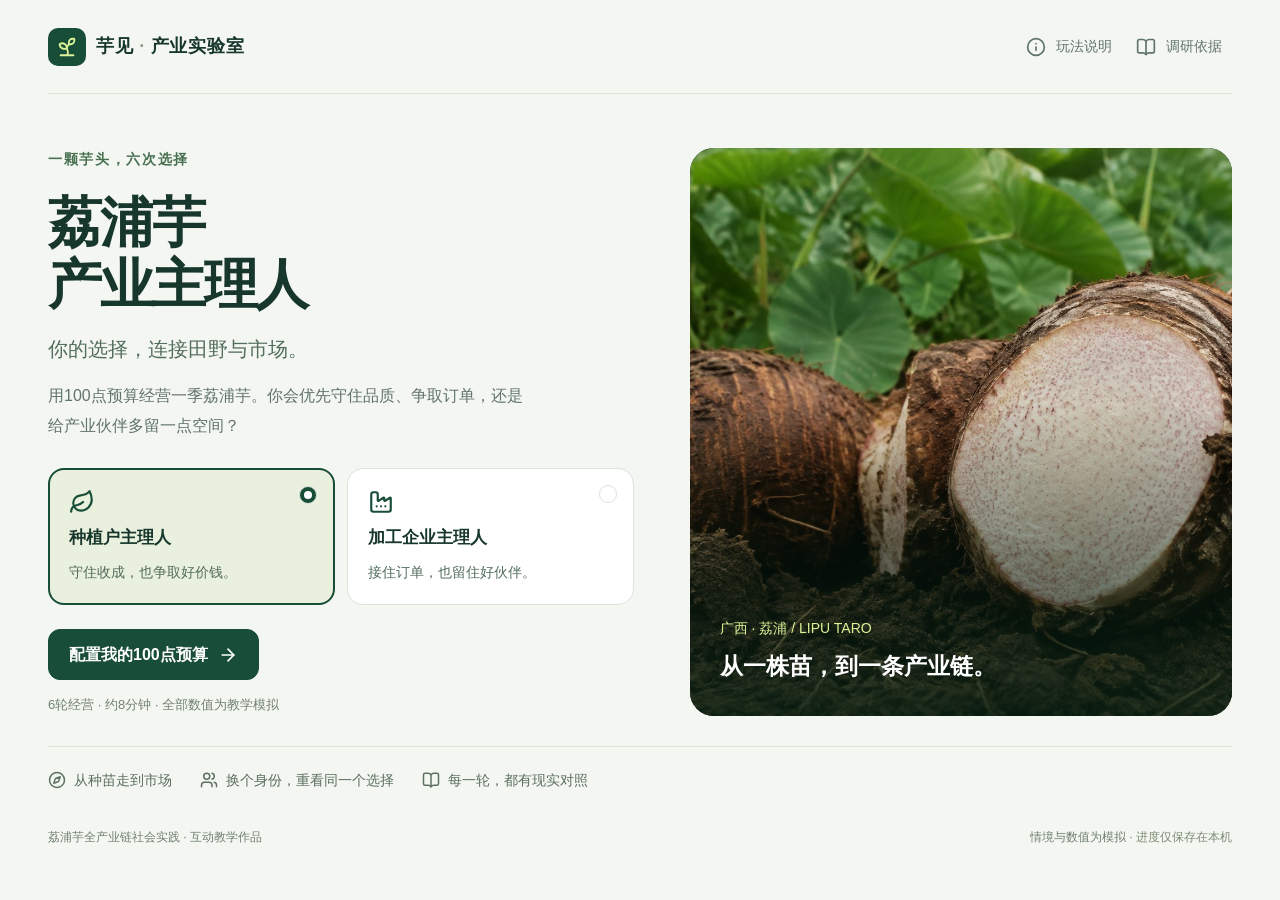
<file: index.html>
<!doctype html><html lang="zh-CN"><head><meta charset="UTF-8"/><meta name="viewport" content="width=device-width,initial-scale=1,viewport-fit=cover"/><link rel="icon" href="./favicon.svg"/><meta name="theme-color" content="#184d38"/><title>荔浦芋产业主理人 · 芋见产业实验室</title><meta name="description" content="用100点预算体验六轮荔浦芋产业选择，双角色换位，理解产业协同。"/>  <script type="module" crossorigin src="./assets/index-g14FEr1b.js"></script>
  <link rel="stylesheet" crossorigin href="./assets/index-aZlEpyLa.css">
</head><body><div id="root"></div></body></html>
</file>
